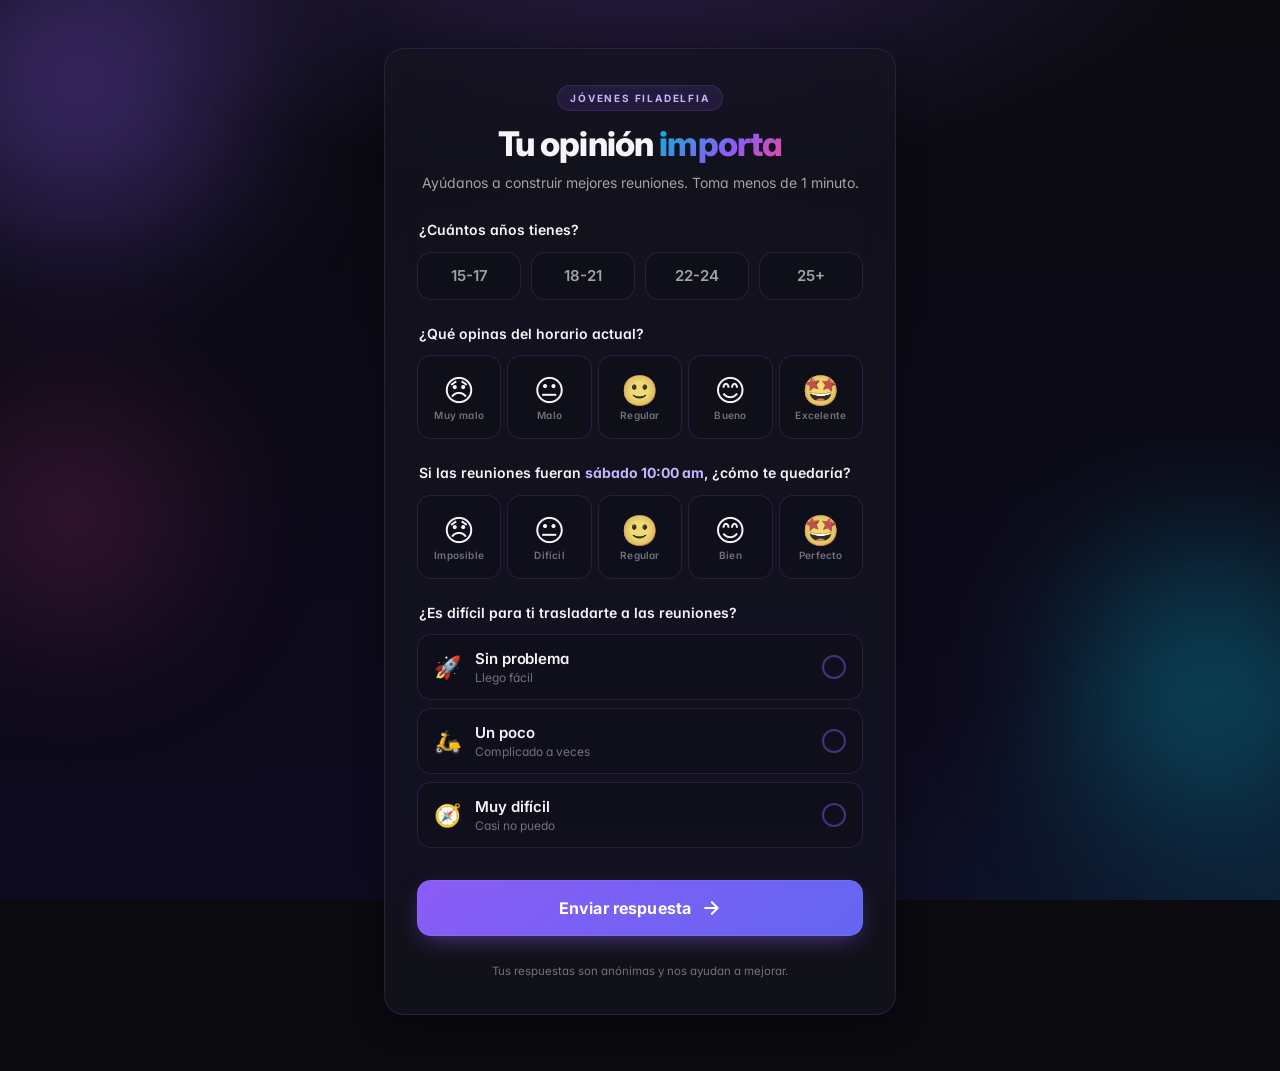
<file: index.html>
<!DOCTYPE html>
<html lang="es">
<head>
  <meta charset="UTF-8" />
  <meta name="viewport" content="width=device-width, initial-scale=1.0, viewport-fit=cover" />
  <meta name="theme-color" content="#0a0a0f" />
  <meta name="description" content="Encuesta Jóvenes Filadelfia — Tu opinión cuenta" />
  <title>Encuesta · Jóvenes Filadelfia</title>
  <link rel="preconnect" href="https://fonts.googleapis.com" />
  <link rel="preconnect" href="https://fonts.gstatic.com" crossorigin />
  <link href="https://fonts.googleapis.com/css2?family=Inter:wght@400;500;600;700;800&display=swap" rel="stylesheet" />
  <link rel="stylesheet" href="styles.css" />
</head>
<body>

  <!-- Fondo decorativo (orbes con blur) -->
  <div class="bg-orbs" aria-hidden="true">
    <span class="orb orb-1"></span>
    <span class="orb orb-2"></span>
    <span class="orb orb-3"></span>
  </div>

  <main class="app">

    <!-- ====== FORMULARIO ====== -->
    <section id="formContainer" class="card">
      <header class="hero">
        <span class="badge">JÓVENES FILADELFIA</span>
        <h1 class="title">Tu opinión <span class="grad">importa</span></h1>
        <p class="subtitle">Ayúdanos a construir mejores reuniones. Toma menos de 1 minuto.</p>
      </header>

      <form id="encuestaForm" class="form">

        <!-- Edad (4 rangos) -->
        <fieldset class="field">
          <legend class="label">¿Cuántos años tienes?</legend>
          <div class="chips chips-age" role="radiogroup" aria-label="Edad">
            <label class="chip" aria-label="15 a 17 años">
              <input type="radio" name="edad" value="15-17" required />
              <span>15-17</span>
            </label>
            <label class="chip" aria-label="18 a 21 años">
              <input type="radio" name="edad" value="18-21" required />
              <span>18-21</span>
            </label>
            <label class="chip" aria-label="22 a 24 años">
              <input type="radio" name="edad" value="22-24" required />
              <span>22-24</span>
            </label>
            <label class="chip" aria-label="25 años o más">
              <input type="radio" name="edad" value="25+" required />
              <span>25+</span>
            </label>
          </div>
        </fieldset>

        <!-- Horario actual (escala 1-5 con emojis) -->
        <fieldset class="field">
          <legend class="label">¿Qué opinas del horario actual?</legend>
          <div class="rating" role="radiogroup" aria-label="Calificación del horario actual">
            <label class="rating-item">
              <input type="radio" name="opinionHorario" value="1" required />
              <span class="emoji">😞</span>
              <span class="rating-label">Muy malo</span>
            </label>
            <label class="rating-item">
              <input type="radio" name="opinionHorario" value="2" required />
              <span class="emoji">😐</span>
              <span class="rating-label">Malo</span>
            </label>
            <label class="rating-item">
              <input type="radio" name="opinionHorario" value="3" required />
              <span class="emoji">🙂</span>
              <span class="rating-label">Regular</span>
            </label>
            <label class="rating-item">
              <input type="radio" name="opinionHorario" value="4" required />
              <span class="emoji">😊</span>
              <span class="rating-label">Bueno</span>
            </label>
            <label class="rating-item">
              <input type="radio" name="opinionHorario" value="5" required />
              <span class="emoji">🤩</span>
              <span class="rating-label">Excelente</span>
            </label>
          </div>
        </fieldset>

        <!-- Condicional: razón si rating <= 3 -->
        <div id="razonHorario" class="conditional" aria-hidden="true">
          <div class="conditional-inner">
            <p class="label sub-label">¿Qué dificulta el horario actual? <span class="opt">(elige una o más)</span></p>
            <div class="checks">
              <label class="check">
                <input type="checkbox" name="razonHorario" value="Cruce con escuela/trabajo" />
                <span class="check-box" aria-hidden="true"></span>
                <span>Cruce con escuela/trabajo</span>
              </label>
              <label class="check">
                <input type="checkbox" name="razonHorario" value="Transporte" />
                <span class="check-box" aria-hidden="true"></span>
                <span>Transporte</span>
              </label>
              <label class="check">
                <input type="checkbox" name="razonHorario" value="Tareas/Deberes" />
                <span class="check-box" aria-hidden="true"></span>
                <span>Tareas / Deberes</span>
              </label>
              <label class="check">
                <input type="checkbox" name="razonHorario" value="Otro" />
                <span class="check-box" aria-hidden="true"></span>
                <span>Otro</span>
              </label>
            </div>
            <input
              class="input input-sm"
              type="text"
              id="razonHorarioDetalle"
              name="razonHorarioDetalle"
              placeholder="Cuéntanos más (opcional)"
              maxlength="120"
            />
          </div>
        </div>

        <!-- Horario matutino Sábado 10:00 am (escala 1-5) -->
        <fieldset class="field">
          <legend class="label">Si las reuniones fueran <strong>sábado 10:00 am</strong>, ¿cómo te quedaría?</legend>
          <div class="rating" role="radiogroup" aria-label="Calificación del horario sábado 10am">
            <label class="rating-item">
              <input type="radio" name="horarioSabado" value="1" required />
              <span class="emoji">😞</span>
              <span class="rating-label">Imposible</span>
            </label>
            <label class="rating-item">
              <input type="radio" name="horarioSabado" value="2" required />
              <span class="emoji">😐</span>
              <span class="rating-label">Difícil</span>
            </label>
            <label class="rating-item">
              <input type="radio" name="horarioSabado" value="3" required />
              <span class="emoji">🙂</span>
              <span class="rating-label">Regular</span>
            </label>
            <label class="rating-item">
              <input type="radio" name="horarioSabado" value="4" required />
              <span class="emoji">😊</span>
              <span class="rating-label">Bien</span>
            </label>
            <label class="rating-item">
              <input type="radio" name="horarioSabado" value="5" required />
              <span class="emoji">🤩</span>
              <span class="rating-label">Perfecto</span>
            </label>
          </div>
        </fieldset>

        <!-- Condicional: razón si sábado 10am es bajo (≤3) -->
        <div id="razonSabado" class="conditional" aria-hidden="true">
          <div class="conditional-inner">
            <p class="label sub-label">¿Qué dificultaría asistir el sábado a las 10 am? <span class="opt">(elige una o más)</span></p>
            <div class="checks">
              <label class="check">
                <input type="checkbox" name="razonSabado" value="Trabajo" />
                <span class="check-box" aria-hidden="true"></span>
                <span>Trabajo</span>
              </label>
              <label class="check">
                <input type="checkbox" name="razonSabado" value="Estudios" />
                <span class="check-box" aria-hidden="true"></span>
                <span>Estudios</span>
              </label>
              <label class="check">
                <input type="checkbox" name="razonSabado" value="Transporte/Distancia" />
                <span class="check-box" aria-hidden="true"></span>
                <span>Transporte / Distancia</span>
              </label>
              <label class="check">
                <input type="checkbox" name="razonSabado" value="Compromisos familiares" />
                <span class="check-box" aria-hidden="true"></span>
                <span>Compromisos familiares</span>
              </label>
              <label class="check">
                <input type="checkbox" name="razonSabado" value="Otro" />
                <span class="check-box" aria-hidden="true"></span>
                <span>Otro</span>
              </label>
            </div>
            <input
              class="input input-sm"
              type="text"
              id="razonSabadoDetalle"
              name="razonSabadoDetalle"
              placeholder="Cuéntanos más (opcional)"
              maxlength="120"
            />
          </div>
        </div>

        <!-- Dificultad de traslado -->
        <fieldset class="field">
          <legend class="label">¿Es difícil para ti trasladarte a las reuniones?</legend>
          <div class="radio-cards" role="radiogroup" aria-label="Dificultad de traslado">
            <label class="radio-card">
              <input type="radio" name="dificultadTraslado" value="No, sin problema" required />
              <span class="rc-icon">🚀</span>
              <span class="rc-text"><strong>Sin problema</strong><small>Llego fácil</small></span>
            </label>
            <label class="radio-card">
              <input type="radio" name="dificultadTraslado" value="Un poco complicado" required />
              <span class="rc-icon">🛵</span>
              <span class="rc-text"><strong>Un poco</strong><small>Complicado a veces</small></span>
            </label>
            <label class="radio-card">
              <input type="radio" name="dificultadTraslado" value="Muy difícil" required />
              <span class="rc-icon">🧭</span>
              <span class="rc-text"><strong>Muy difícil</strong><small>Casi no puedo</small></span>
            </label>
          </div>
        </fieldset>

        <!-- Submit -->
        <button type="submit" class="btn-submit">
          <span>Enviar respuesta</span>
          <svg viewBox="0 0 24 24" width="20" height="20" fill="none" stroke="currentColor" stroke-width="2.5" stroke-linecap="round" stroke-linejoin="round" aria-hidden="true">
            <path d="M5 12h14M13 5l7 7-7 7"/>
          </svg>
        </button>

        <p class="legal">Tus respuestas son anónimas y nos ayudan a mejorar.</p>
      </form>
    </section>

    <!-- ====== PANTALLA DE GRACIAS ====== -->
    <section id="thankYou" class="card thank-you" hidden>
      <div class="check-circle" aria-hidden="true">
        <svg viewBox="0 0 52 52">
          <circle class="check-circle-bg" cx="26" cy="26" r="24" />
          <path class="check-circle-tick" d="M14 27 L22 35 L38 18" />
        </svg>
      </div>
      <h2 class="title">¡Gracias!</h2>
      <p class="subtitle">Tu opinión ya fue registrada.</p>
      <p class="muted">Cada respuesta nos ayuda a hacer del grupo un mejor lugar para todos.</p>

      <button type="button" id="nuevaRespuestaBtn" class="btn-submit btn-secondary">
        <svg viewBox="0 0 24 24" width="20" height="20" fill="none" stroke="currentColor" stroke-width="2.5" stroke-linecap="round" stroke-linejoin="round" aria-hidden="true">
          <path d="M3 12a9 9 0 0 1 15.5-6.3L21 8M21 3v5h-5M21 12a9 9 0 0 1-15.5 6.3L3 16M3 21v-5h5"/>
        </svg>
        <span>Enviar otra respuesta</span>
      </button>
    </section>

  </main>

  <script src="script.js"></script>
</body>
</html>
</file>
<file: styles.css>
/* ============================================================
   Encuesta Jóvenes Filadelfia
   Diseño Mobile-First · Dark mode juvenil
   ============================================================ */

:root {
  --bg-0: #0a0a0f;
  --bg-1: #15151f;
  --bg-2: #1c1c2a;
  --surface: rgba(21, 21, 31, 0.72);
  --border: rgba(139, 92, 246, 0.18);
  --border-strong: rgba(139, 92, 246, 0.45);

  --violet: #8b5cf6;
  --indigo: #6366f1;
  --cyan: #06b6d4;
  --pink: #ec4899;

  --text: #f5f5f7;
  --text-dim: #a1a1aa;
  --text-mute: #71717a;

  --grad-primary: linear-gradient(135deg, #8b5cf6 0%, #6366f1 100%);
  --grad-accent: linear-gradient(135deg, #06b6d4 0%, #8b5cf6 60%, #ec4899 100%);

  --radius-sm: 10px;
  --radius-md: 14px;
  --radius-lg: 20px;
  --radius-pill: 9999px;

  --shadow-soft: 0 8px 32px -8px rgba(0, 0, 0, 0.5);
  --shadow-glow: 0 0 24px rgba(139, 92, 246, 0.35);

  --ease: cubic-bezier(0.16, 1, 0.3, 1);

  --tap: 48px;
}

* { box-sizing: border-box; }

html, body {
  margin: 0;
  padding: 0;
  background: var(--bg-0);
  color: var(--text);
  font-family: 'Inter', system-ui, -apple-system, 'Segoe UI', sans-serif;
  font-feature-settings: 'cv11', 'ss01';
  -webkit-font-smoothing: antialiased;
  -webkit-tap-highlight-color: transparent;
  overflow-x: hidden;
  min-height: 100vh;
  min-height: 100dvh;
}

body {
  background:
    radial-gradient(ellipse 80% 50% at 50% -10%, rgba(139, 92, 246, 0.25), transparent 60%),
    radial-gradient(ellipse 60% 50% at 100% 100%, rgba(6, 182, 212, 0.12), transparent 60%),
    linear-gradient(180deg, #0a0a0f 0%, #0e0a1f 100%);
  background-attachment: fixed;
}

/* ---------- Orbes decorativos ---------- */
.bg-orbs {
  position: fixed;
  inset: 0;
  z-index: 0;
  pointer-events: none;
  overflow: hidden;
}
.orb {
  position: absolute;
  border-radius: 50%;
  filter: blur(80px);
  opacity: 0.35;
  animation: float 18s ease-in-out infinite;
}
.orb-1 { width: 320px; height: 320px; background: #8b5cf6; top: -80px; left: -80px; }
.orb-2 { width: 260px; height: 260px; background: #06b6d4; bottom: 10%; right: -60px; animation-delay: -6s; }
.orb-3 { width: 220px; height: 220px; background: #ec4899; top: 45%; left: -40px; animation-delay: -12s; opacity: 0.22; }

@keyframes float {
  0%, 100% { transform: translate(0, 0) scale(1); }
  50%      { transform: translate(20px, -30px) scale(1.08); }
}

/* ---------- Layout principal ---------- */
.app {
  position: relative;
  z-index: 1;
  max-width: 480px;
  margin: 0 auto;
  padding: 32px 20px 40px;
}

/* ---------- Card base ---------- */
.card {
  position: relative;
  background: var(--surface);
  backdrop-filter: blur(20px) saturate(140%);
  -webkit-backdrop-filter: blur(20px) saturate(140%);
  border: 1px solid var(--border);
  border-radius: var(--radius-lg);
  padding: 28px 22px;
  box-shadow: var(--shadow-soft);
  animation: cardIn 0.6s var(--ease) both;
}

@keyframes cardIn {
  from { opacity: 0; transform: translateY(12px); }
  to   { opacity: 1; transform: translateY(0); }
}

/* ---------- Hero ---------- */
.hero {
  text-align: center;
  margin-bottom: 26px;
}

.badge {
  display: inline-block;
  font-size: 10px;
  letter-spacing: 0.18em;
  font-weight: 700;
  padding: 6px 12px;
  border-radius: var(--radius-pill);
  background: rgba(139, 92, 246, 0.12);
  border: 1px solid var(--border);
  color: #c4b5fd;
  margin-bottom: 14px;
}

.title {
  font-size: clamp(28px, 7vw, 34px);
  font-weight: 800;
  letter-spacing: -0.025em;
  line-height: 1.1;
  margin: 0 0 10px;
}

.grad {
  background: var(--grad-accent);
  -webkit-background-clip: text;
  background-clip: text;
  color: transparent;
}

.subtitle {
  color: var(--text-dim);
  font-size: 14px;
  line-height: 1.55;
  margin: 0;
}

/* ---------- Form ---------- */
.form {
  display: flex;
  flex-direction: column;
  gap: 24px;
}

.field {
  border: 0;
  padding: 0;
  margin: 0;
  min-width: 0;
}

.label {
  display: block;
  font-size: 14px;
  font-weight: 600;
  color: var(--text);
  margin-bottom: 12px;
  line-height: 1.4;
}

.sub-label {
  font-size: 13px;
  color: var(--text-dim);
  font-weight: 500;
  margin-bottom: 10px;
}

.label strong { color: #c4b5fd; font-weight: 700; }

.opt {
  font-weight: 400;
  color: var(--text-mute);
  font-size: 12px;
}

/* ---------- Input texto ---------- */
.input {
  width: 100%;
  background: rgba(10, 10, 20, 0.5);
  border: 1px solid var(--border);
  border-radius: var(--radius-md);
  color: var(--text);
  font: 500 16px 'Inter', sans-serif;
  padding: 14px 16px;
  min-height: var(--tap);
  transition: border-color 0.2s var(--ease), box-shadow 0.2s var(--ease), background 0.2s var(--ease);
}

.input:focus {
  outline: none;
  border-color: var(--violet);
  background: rgba(20, 15, 35, 0.6);
  box-shadow: 0 0 0 4px rgba(139, 92, 246, 0.18);
}

.input::placeholder { color: var(--text-mute); }

.input-sm {
  font-size: 14px;
  padding: 11px 14px;
  min-height: 42px;
  margin-top: 10px;
}

/* ---------- Chips de edad ---------- */
.chips {
  display: grid;
  gap: 8px;
}

.chips-age {
  grid-template-columns: repeat(4, 1fr);
}

.chip {
  position: relative;
  display: flex;
  align-items: center;
  justify-content: center;
  border: 1px solid var(--border);
  background: rgba(15, 15, 25, 0.5);
  color: var(--text-dim);
  font: 600 15px 'Inter', sans-serif;
  height: 48px;
  border-radius: var(--radius-md);
  cursor: pointer;
  transition: all 0.2s var(--ease);
  -webkit-tap-highlight-color: transparent;
  user-select: none;
}

.chip input {
  position: absolute;
  opacity: 0;
  pointer-events: none;
}

.chip:hover {
  border-color: var(--border-strong);
  color: var(--text);
  transform: translateY(-1px);
}

.chip:has(input:checked) {
  background: var(--grad-primary);
  border-color: transparent;
  color: #fff;
  box-shadow: 0 4px 14px rgba(139, 92, 246, 0.45);
  transform: translateY(-1px);
}

/* ---------- Rating de emojis ---------- */
.rating {
  display: grid;
  grid-template-columns: repeat(5, 1fr);
  gap: 6px;
}

.rating-item {
  position: relative;
  display: flex;
  flex-direction: column;
  align-items: center;
  justify-content: center;
  gap: 4px;
  padding: 12px 4px 10px;
  background: rgba(15, 15, 25, 0.5);
  border: 1px solid var(--border);
  border-radius: var(--radius-md);
  cursor: pointer;
  transition: all 0.25s var(--ease);
  min-height: 84px;
  text-align: center;
}

.rating-item input {
  position: absolute;
  opacity: 0;
  pointer-events: none;
}

.rating-item .emoji {
  font-size: 30px;
  line-height: 1;
  display: block;
  transition: transform 0.3s var(--ease);
  filter: grayscale(0.4);
}

.rating-item .rating-label {
  font-size: 10px;
  font-weight: 600;
  color: var(--text-mute);
  letter-spacing: 0.02em;
  line-height: 1.2;
}

.rating-item:hover .emoji { transform: scale(1.12); filter: grayscale(0); }

.rating-item:has(input:checked) {
  background: linear-gradient(135deg, rgba(139, 92, 246, 0.2), rgba(99, 102, 241, 0.15));
  border-color: var(--violet);
  box-shadow: 0 0 0 1px var(--violet), 0 6px 20px -6px rgba(139, 92, 246, 0.55);
}

.rating-item:has(input:checked) .emoji {
  transform: scale(1.25);
  filter: grayscale(0);
}

.rating-item:has(input:checked) .rating-label {
  color: #e9d5ff;
}

/* ---------- Radio cards ---------- */
.radio-cards {
  display: flex;
  flex-direction: column;
  gap: 8px;
}

.radio-card {
  position: relative;
  display: flex;
  align-items: center;
  gap: 14px;
  padding: 14px 16px;
  background: rgba(15, 15, 25, 0.5);
  border: 1px solid var(--border);
  border-radius: var(--radius-md);
  cursor: pointer;
  transition: all 0.2s var(--ease);
  min-height: var(--tap);
}

.radio-card input {
  position: absolute;
  opacity: 0;
  pointer-events: none;
}

.rc-icon {
  font-size: 22px;
  line-height: 1;
  flex-shrink: 0;
}

.rc-text {
  display: flex;
  flex-direction: column;
  gap: 2px;
  flex: 1;
}

.rc-text strong {
  font-weight: 600;
  font-size: 15px;
  color: var(--text);
  letter-spacing: -0.005em;
}

.rc-text small {
  font-size: 12px;
  color: var(--text-mute);
}

.radio-card:hover {
  border-color: var(--border-strong);
  background: rgba(25, 20, 40, 0.55);
}

.radio-card:has(input:checked) {
  background: linear-gradient(135deg, rgba(139, 92, 246, 0.18), rgba(99, 102, 241, 0.12));
  border-color: var(--violet);
  box-shadow: 0 0 0 1px var(--violet), 0 6px 18px -8px rgba(139, 92, 246, 0.5);
}

.radio-card:has(input:checked) .rc-text strong { color: #f5f5ff; }

.radio-card::after {
  content: '';
  width: 20px;
  height: 20px;
  border-radius: 50%;
  border: 2px solid var(--border-strong);
  flex-shrink: 0;
  transition: all 0.2s var(--ease);
  background: transparent;
}

.radio-card:has(input:checked)::after {
  background: var(--grad-primary);
  border-color: transparent;
  box-shadow: inset 0 0 0 4px rgba(20, 20, 30, 1);
  outline: 1px solid var(--violet);
}

/* ---------- Checkboxes ---------- */
.checks {
  display: flex;
  flex-direction: column;
  gap: 8px;
}

.checks-grid {
  display: grid;
  grid-template-columns: repeat(2, 1fr);
  gap: 8px;
}

.check {
  position: relative;
  display: flex;
  align-items: center;
  gap: 10px;
  padding: 12px 14px;
  background: rgba(15, 15, 25, 0.5);
  border: 1px solid var(--border);
  border-radius: var(--radius-md);
  cursor: pointer;
  transition: all 0.2s var(--ease);
  font-size: 14px;
  color: var(--text);
  min-height: 46px;
}

.check input {
  position: absolute;
  opacity: 0;
  pointer-events: none;
}

.check-box {
  width: 20px;
  height: 20px;
  border-radius: 6px;
  border: 2px solid var(--border-strong);
  flex-shrink: 0;
  transition: all 0.2s var(--ease);
  position: relative;
}

.check-box::after {
  content: '';
  position: absolute;
  top: 50%;
  left: 50%;
  width: 5px;
  height: 9px;
  border: solid #fff;
  border-width: 0 2px 2px 0;
  transform: translate(-50%, -60%) rotate(45deg) scale(0);
  transition: transform 0.2s var(--ease);
}

.check:hover {
  border-color: var(--border-strong);
}

.check:has(input:checked) {
  background: linear-gradient(135deg, rgba(139, 92, 246, 0.18), rgba(99, 102, 241, 0.12));
  border-color: var(--violet);
}

.check:has(input:checked) .check-box {
  background: var(--grad-primary);
  border-color: transparent;
}

.check:has(input:checked) .check-box::after {
  transform: translate(-50%, -60%) rotate(45deg) scale(1);
}

.check-pill {
  text-align: left;
  font-weight: 500;
}

/* ---------- Conditional slide-down ---------- */
.conditional {
  max-height: 0;
  opacity: 0;
  overflow: hidden;
  transition:
    max-height 0.45s var(--ease),
    opacity 0.3s var(--ease),
    margin 0.45s var(--ease);
  margin-top: -24px;
}

.conditional.is-open {
  max-height: 600px;
  opacity: 1;
  margin-top: 0;
}

.conditional-inner {
  padding: 18px;
  background: linear-gradient(135deg, rgba(139, 92, 246, 0.07), rgba(6, 182, 212, 0.04));
  border: 1px solid var(--border);
  border-radius: var(--radius-md);
  border-left: 3px solid var(--violet);
}

/* ---------- Submit ---------- */
.btn-submit {
  display: flex;
  align-items: center;
  justify-content: center;
  gap: 10px;
  width: 100%;
  min-height: 56px;
  background: var(--grad-primary);
  color: #fff;
  border: 0;
  border-radius: var(--radius-md);
  font: 700 16px 'Inter', sans-serif;
  letter-spacing: 0.01em;
  cursor: pointer;
  transition: all 0.25s var(--ease);
  box-shadow: 0 8px 24px -8px rgba(139, 92, 246, 0.6), 0 0 0 1px rgba(255,255,255,0.05) inset;
  position: relative;
  overflow: hidden;
  margin-top: 8px;
}

.btn-submit::before {
  content: '';
  position: absolute;
  inset: 0;
  background: linear-gradient(135deg, rgba(255,255,255,0.18), transparent 60%);
  opacity: 0;
  transition: opacity 0.25s var(--ease);
}

.btn-submit:hover {
  transform: translateY(-2px);
  box-shadow: 0 14px 32px -10px rgba(139, 92, 246, 0.7), 0 0 0 1px rgba(255,255,255,0.1) inset;
}
.btn-submit:hover::before { opacity: 1; }

.btn-submit:active { transform: translateY(0); }

.btn-submit:disabled {
  opacity: 0.7;
  cursor: not-allowed;
  transform: none;
}

.btn-submit svg { transition: transform 0.25s var(--ease); }
.btn-submit:hover svg { transform: translateX(4px); }

.btn-secondary {
  margin-top: 28px;
  background: rgba(139, 92, 246, 0.12);
  border: 1px solid var(--border-strong);
  color: #e9d5ff;
  box-shadow: none;
  min-height: 50px;
  font-size: 15px;
}

.btn-secondary::before { display: none; }

.btn-secondary:hover {
  background: rgba(139, 92, 246, 0.2);
  border-color: var(--violet);
  transform: translateY(-1px);
  box-shadow: 0 6px 20px -8px rgba(139, 92, 246, 0.5);
}

.btn-secondary:hover svg { transform: rotate(-90deg); }

.legal {
  text-align: center;
  color: var(--text-mute);
  font-size: 11.5px;
  margin: 4px 0 0;
}

/* ---------- Pantalla de gracias ---------- */
.thank-you {
  text-align: center;
  padding: 48px 28px 40px;
}

.thank-you .title { margin-top: 18px; }

.check-circle {
  margin: 0 auto;
  width: 84px;
  height: 84px;
  border-radius: 50%;
  background: radial-gradient(circle at 30% 30%, rgba(139, 92, 246, 0.35), rgba(99, 102, 241, 0.1) 60%, transparent);
  display: grid;
  place-items: center;
  position: relative;
}

.check-circle::before {
  content: '';
  position: absolute;
  inset: -8px;
  border-radius: 50%;
  background: var(--grad-primary);
  opacity: 0.18;
  filter: blur(20px);
  animation: pulseGlow 2.4s ease-in-out infinite;
}

@keyframes pulseGlow {
  0%, 100% { transform: scale(1); opacity: 0.18; }
  50%      { transform: scale(1.08); opacity: 0.32; }
}

.check-circle svg {
  width: 64px;
  height: 64px;
  position: relative;
  z-index: 1;
}

.check-circle-bg {
  fill: none;
  stroke: var(--violet);
  stroke-width: 2.5;
  stroke-dasharray: 151;
  stroke-dashoffset: 151;
  animation: drawCircle 0.7s var(--ease) forwards;
}

.check-circle-tick {
  fill: none;
  stroke: #fff;
  stroke-width: 4;
  stroke-linecap: round;
  stroke-linejoin: round;
  stroke-dasharray: 50;
  stroke-dashoffset: 50;
  animation: drawTick 0.45s var(--ease) 0.55s forwards;
}

@keyframes drawCircle { to { stroke-dashoffset: 0; } }
@keyframes drawTick   { to { stroke-dashoffset: 0; } }

.muted {
  color: var(--text-mute);
  font-size: 13px;
  margin: 16px 0 0;
  line-height: 1.55;
}

/* ---------- Estado de error ---------- */
.field.has-error .chip,
.field.has-error .rating-item,
.field.has-error .radio-card,
.field.has-error .check {
  border-color: rgba(239, 68, 68, 0.55);
}

.field.has-error .label::after {
  content: ' · requerido';
  color: #fca5a5;
  font-size: 12px;
  font-weight: 500;
}

/* ---------- Responsive: tablet+ ---------- */
@media (min-width: 520px) {
  .app { padding: 48px 24px 56px; }
  .card { padding: 36px 32px; }
  .chips-age { gap: 10px; }
}

@media (min-width: 720px) {
  .app { max-width: 560px; }
}

/* ---------- Reduced motion ---------- */
@media (prefers-reduced-motion: reduce) {
  *, *::before, *::after {
    animation-duration: 0.001ms !important;
    animation-iteration-count: 1 !important;
    transition-duration: 0.001ms !important;
  }
}
</file>
